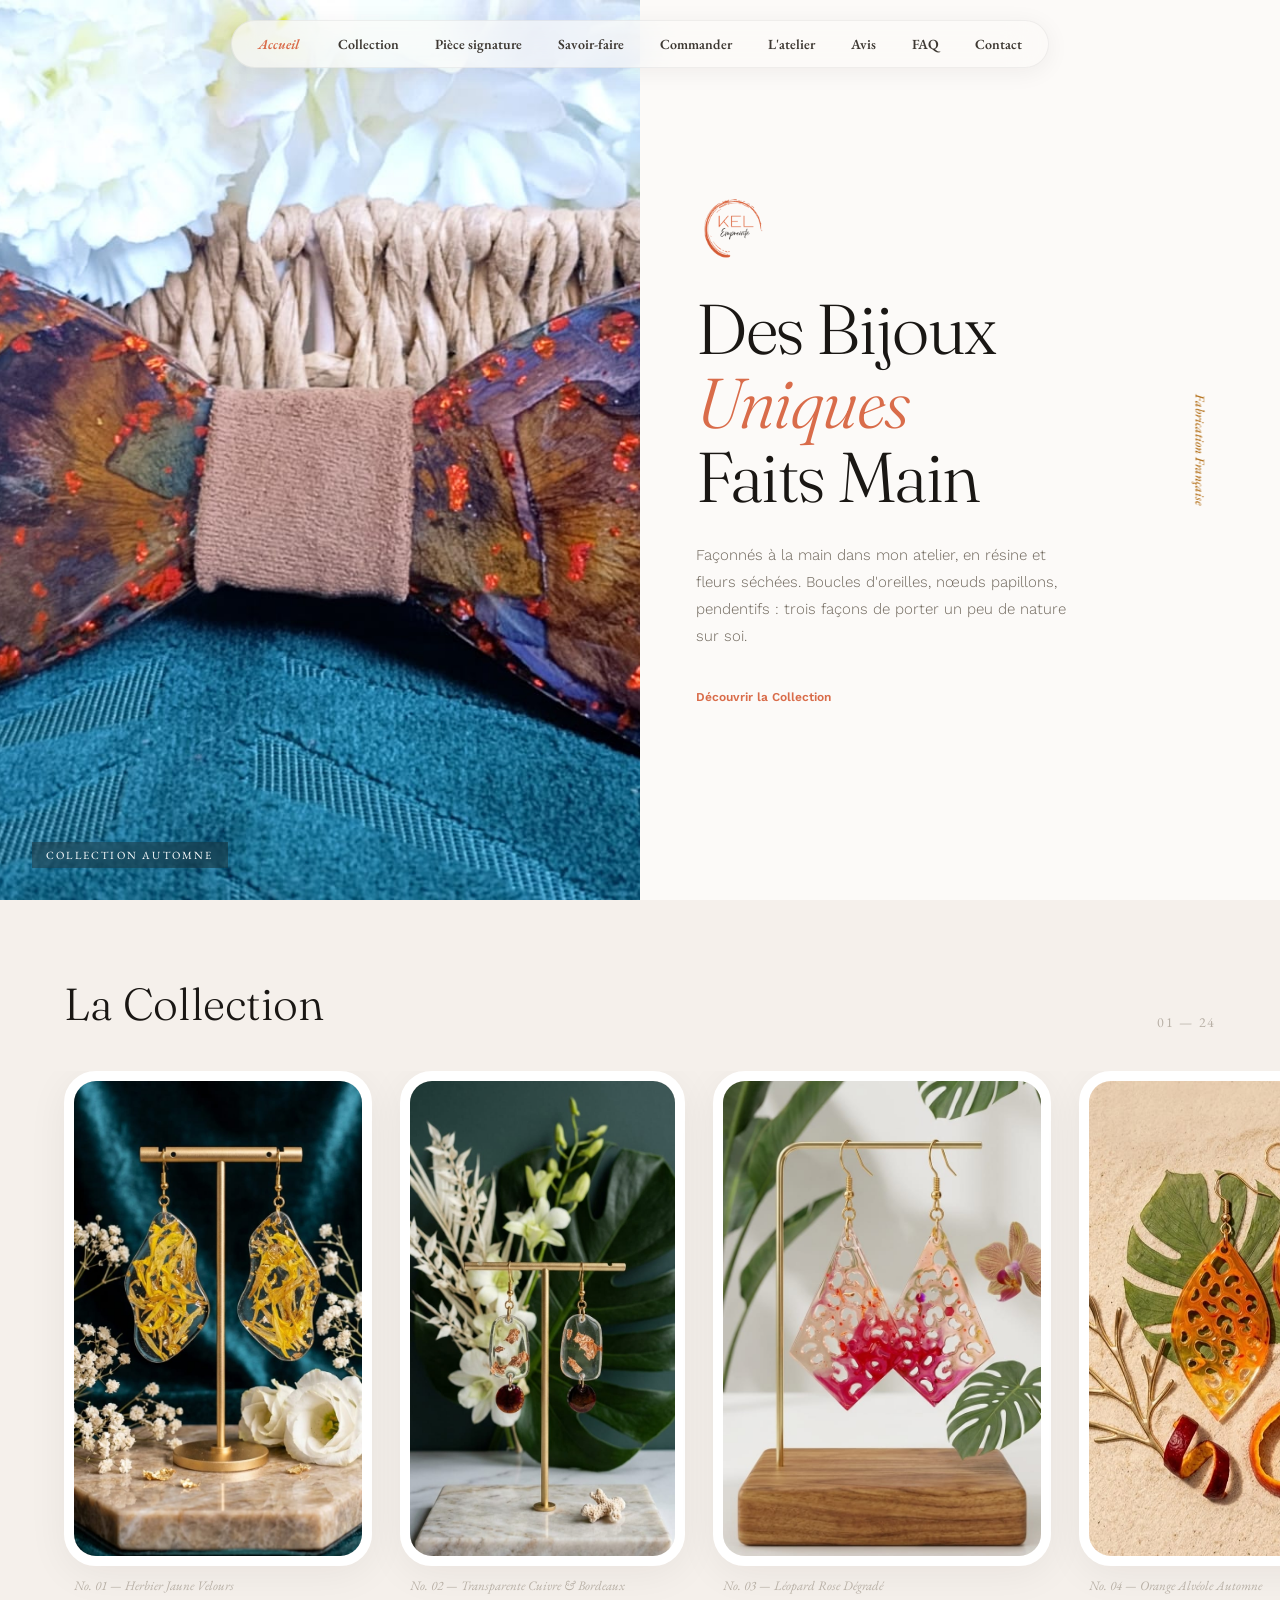
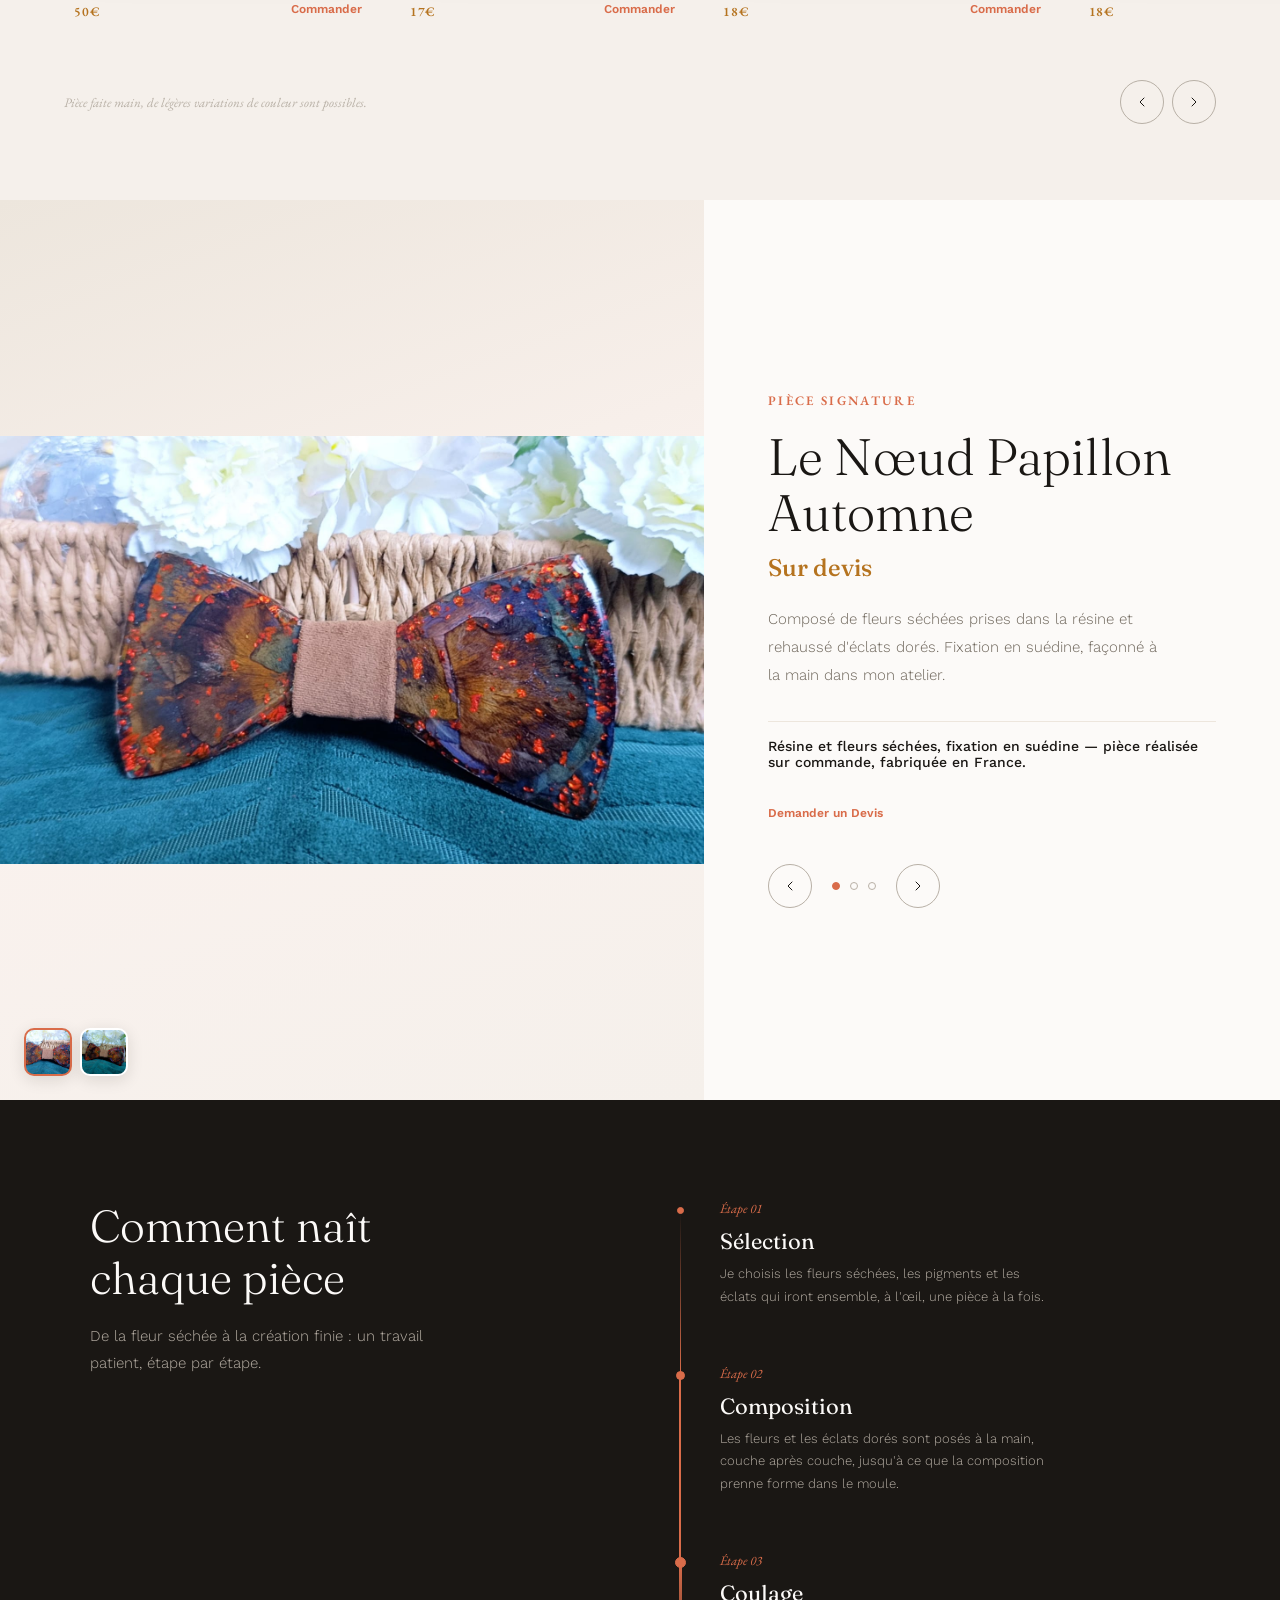
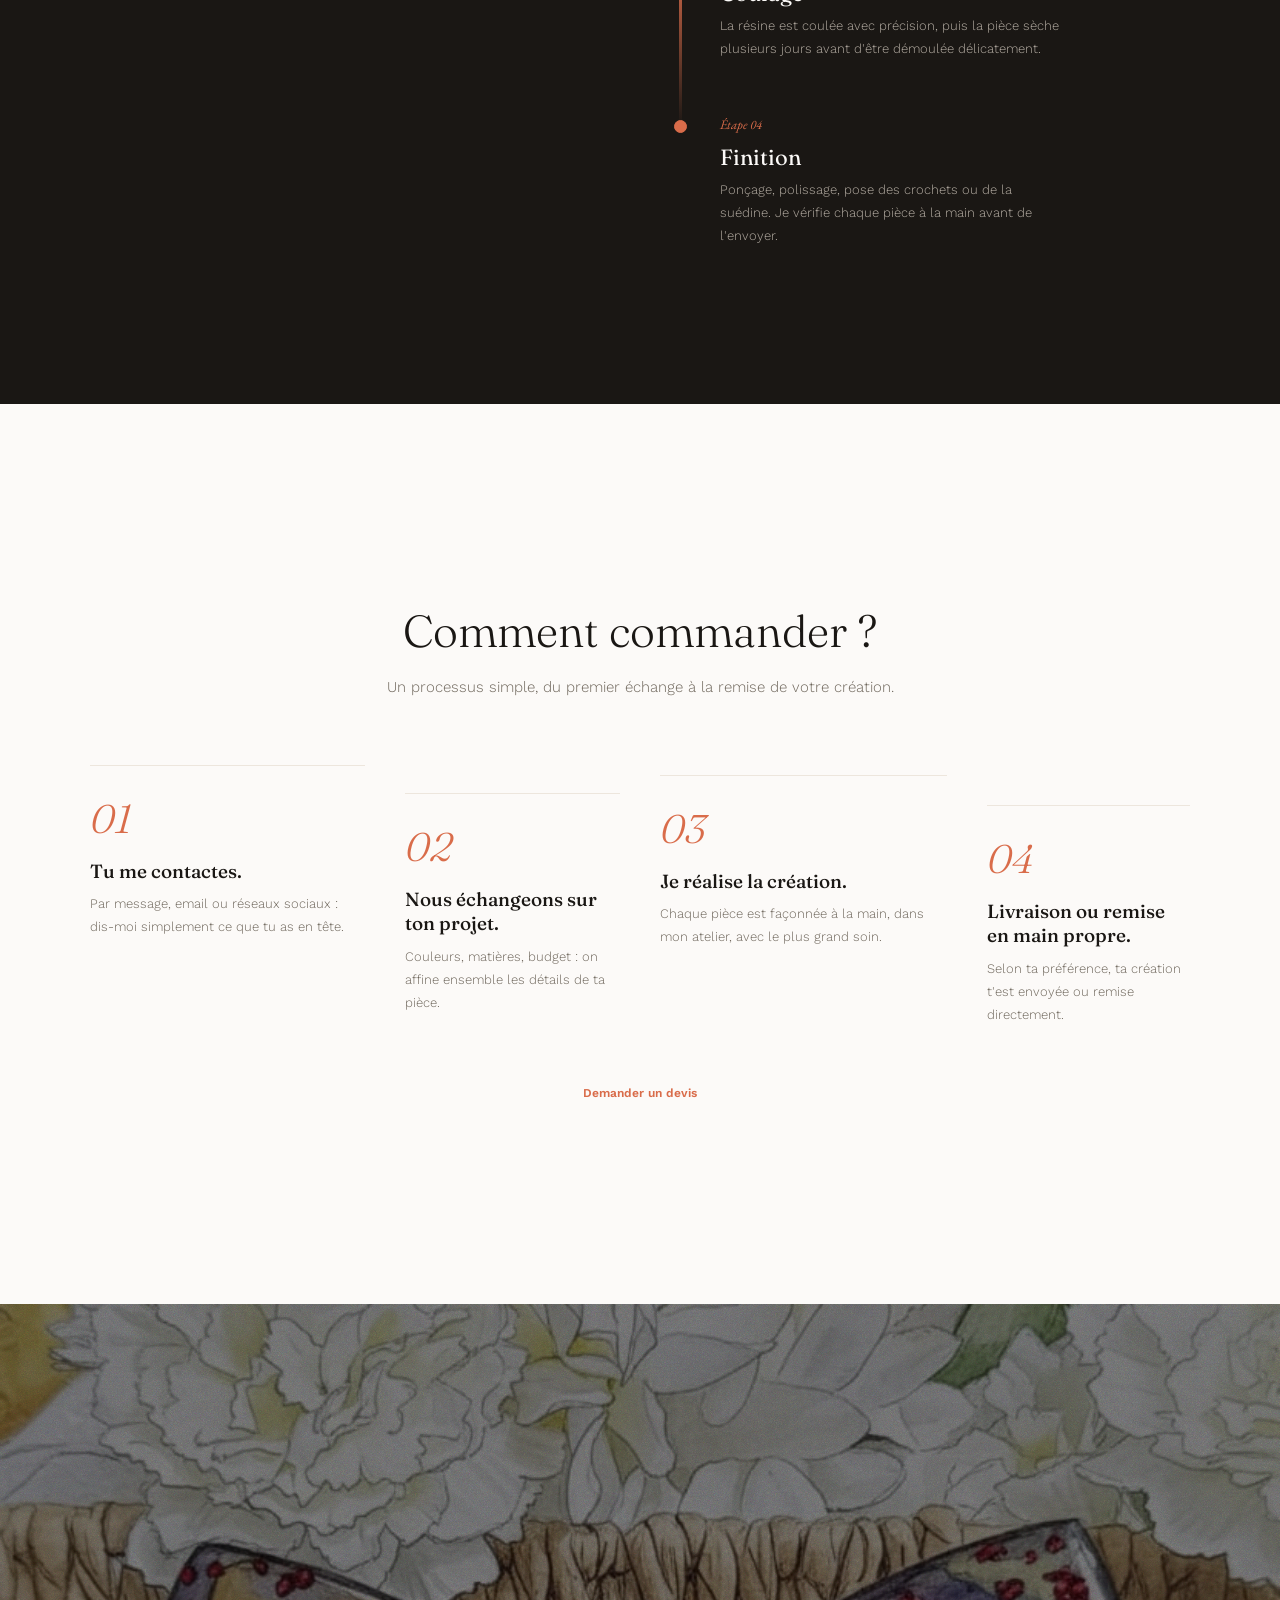
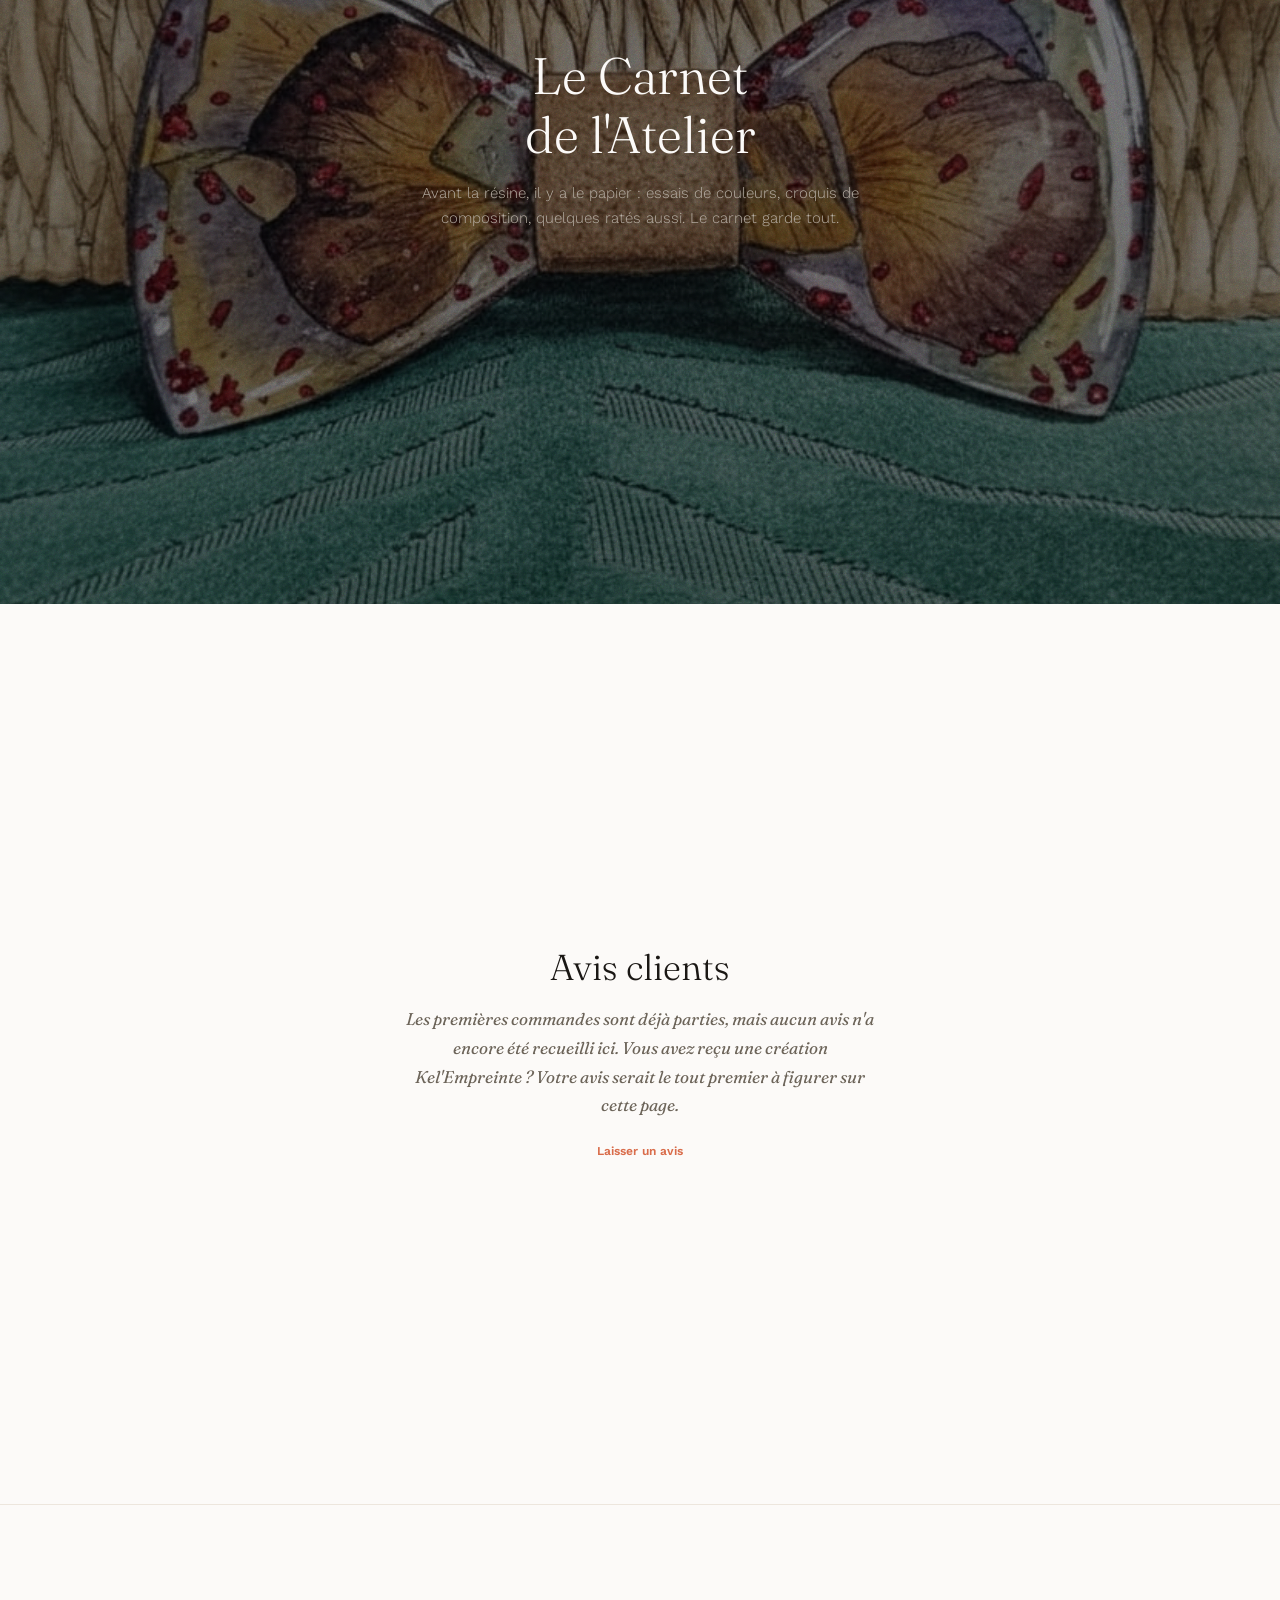
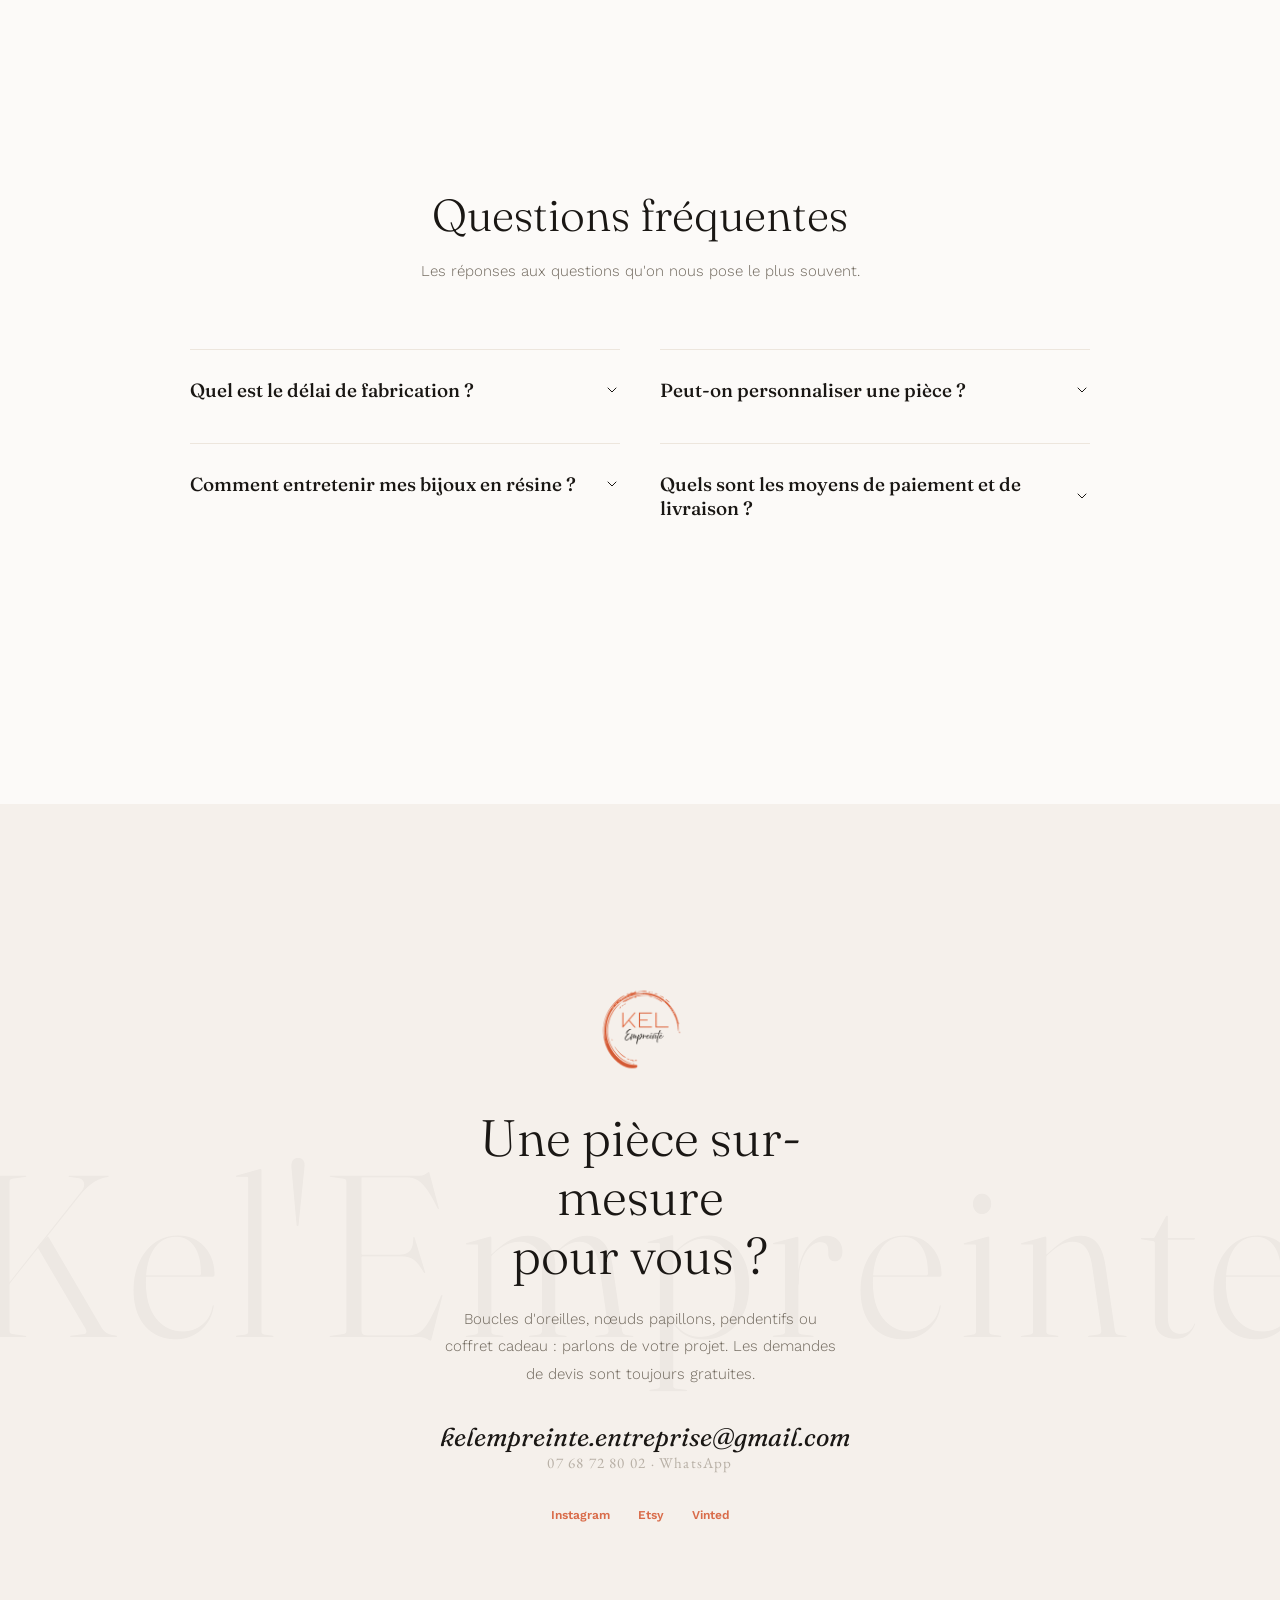
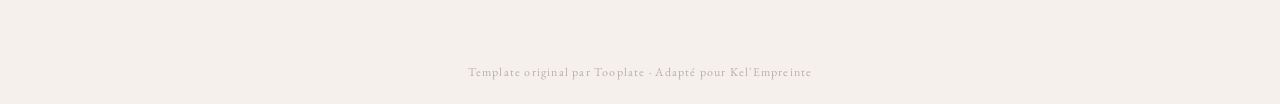
<file: index.html>
<!DOCTYPE html>
<html lang="fr">
<head>
<meta charset="UTF-8">
<meta name="viewport" content="width=device-width, initial-scale=1.0">
<meta name="color-scheme" content="light">
<title>Kel'Empreinte · Bijoux Artisanaux Faits Main</title>
<meta name="description" content="Kel'Empreinte · créations artisanales en résine et fleurs séchées : boucles d'oreilles, nœuds papillons, pendentifs. Fabrication française.">
<meta property="og:type" content="website">
<meta property="og:site_name" content="Kel'Empreinte">
<meta property="og:title" content="Kel'Empreinte · Bijoux Artisanaux Faits Main">
<meta property="og:description" content="Kel'Empreinte · créations artisanales en résine et fleurs séchées : boucles d'oreilles, nœuds papillons, pendentifs. Fabrication française.">
<meta property="og:url" content="https://kel-empreinte.pages.dev/">
<meta property="og:image" content="https://kel-empreinte.pages.dev/images/logo/og-image-kel-empreinte.png">
<meta property="og:image:width" content="1200">
<meta property="og:image:height" content="630">
<meta name="twitter:card" content="summary_large_image">
<meta name="twitter:title" content="Kel'Empreinte · Bijoux Artisanaux Faits Main">
<meta name="twitter:description" content="Kel'Empreinte · créations artisanales en résine et fleurs séchées : boucles d'oreilles, nœuds papillons, pendentifs. Fabrication française.">
<meta name="twitter:image" content="https://kel-empreinte.pages.dev/images/logo/og-image-kel-empreinte.png">
<link rel="icon" type="image/png" href="images/logo/logo-kel-empreinte.png">
<link rel="preconnect" href="https://fonts.googleapis.com">
<link href="https://fonts.googleapis.com/css2?family=Cormorant+Garamond:ital,wght@0,300;0,400;0,500;0,600;1,300;1,400;1,500&family=Fraunces:ital,opsz,wght@0,9..144,300..500;1,9..144,300..500&family=Work+Sans:wght@300;400;500;600&family=EB+Garamond:ital,wght@0,400;0,500;0,600;1,400;1,500;1,600&family=Caveat:wght@500;600&display=swap" rel="stylesheet">
<link rel="stylesheet" href="tooplate-ivory-style.css">
</head>
<body>

<!-- ═══════ FABRICATION FRANÇAISE DECORATOR ═══════ -->
<div class="est-label" aria-hidden="true">Fabrication Française</div>

<!-- ═══════ FLOATING PILL NAV ═══════ -->
<nav class="pill-nav" aria-label="Navigation principale">
  <a href="#hero" class="active" data-text="Accueil"><span>Accueil</span></a>
  <a href="#lookbook" data-text="Collection"><span>Collection</span></a>
  <a href="#product" data-text="Pièce signature"><span>Pièce signature</span></a>
  <a href="#process" data-text="Savoir-faire"><span>Savoir-faire</span></a>
  <a href="#commander" data-text="Commander"><span>Commander</span></a>
  <a href="#video" data-text="L'atelier"><span>L'atelier</span></a>
  <a href="#avis" data-text="Avis"><span>Avis</span></a>
  <a href="#faq" data-text="FAQ"><span>FAQ</span></a>
  <a href="#signature" data-text="Contact"><span>Contact</span></a>
</nav>

<!-- ═══════ MOBILE ═══════ -->
<button class="hamburger" aria-label="Ouvrir la navigation"><span></span><span></span><span></span></button>
<nav class="mobile-nav" aria-label="Navigation mobile">
  <a href="#hero">Accueil</a>
  <a href="#lookbook">Collection</a>
  <a href="#product">Pièce signature</a>
  <a href="#process">Savoir-faire</a>
  <a href="#commander">Commander</a>
  <a href="#video">L'atelier</a>
  <a href="#avis">Avis</a>
  <a href="#faq">FAQ</a>
  <a href="#signature">Contact</a>
</nav>

<!-- ═══════ MOUSE-FOLLOWING BUY CIRCLE ═══════ -->
<div class="buy-circle" id="buyCircle"><span>Commander</span></div>

<!-- ═══════ LOOKBOOK LIGHTBOX ═══════ -->
<div class="lightbox" id="lightbox" aria-hidden="true">
  <button class="lightbox-close" aria-label="Fermer">&times;</button>
  <figure class="lightbox-figure">
    <img class="lightbox-img" alt="">
    <!-- Légende remplie par le script depuis les data-* de la carte ; masquée si la pièce n'a ni description ni dimensions -->
    <figcaption class="lightbox-caption" hidden>
      <span class="lightbox-caption-name"></span>
      <span class="lightbox-caption-dimensions"></span>
      <p class="lightbox-caption-desc"></p>
    </figcaption>
  </figure>
</div>

<!-- ═══════ THE CANVAS ═══════ -->
<main>

  <!-- SECTION 1: HERO -->
  <section class="canvas-section hero" id="hero">
    <div class="hero-image">
      <img src="images/noeud-automne-1.jpg" alt="Nœud papillon artisanal en résine, teintes automnales" loading="eager">
      <div class="hero-image-tag">Collection Automne</div>
    </div>
    <div class="hero-content">
      <div class="hero-eyebrow">
        <img class="kel-logo kel-logo--hero" src="images/logo/logo-kel-empreinte.png" alt="Kel'Empreinte" loading="eager">
      </div>
      <h1 class="hero-title">Des Bijoux<br><em>Uniques</em><br>Faits Main</h1>
      <p class="hero-desc">Façonnés à la main dans mon atelier, en résine et fleurs séchées. Boucles d'oreilles, nœuds papillons, pendentifs : trois façons de porter un peu de nature sur soi.</p>
      <div class="hero-cta">
        <a href="#lookbook" class="cta-link">Découvrir la Collection</a>
      </div>
    </div>
  </section>

  <!-- SECTION 2: THE LOOKBOOK -->
  <section class="canvas-section lookbook" id="lookbook">
    <div class="lookbook-header">
      <h2 class="lookbook-title">La Collection</h2>
      <!-- build:lookbook-count:start — généré par build.js depuis data/products.json, toute modification manuelle ici est écrasée au déploiement -->
      <span class="lookbook-count">01 — 24</span>
      <!-- build:lookbook-count:end -->
    </div>
    <div class="lookbook-track">
      <!-- build:lookbook-cards:start — généré par build.js depuis data/products.json, toute modification manuelle ici est écrasée au déploiement -->
      <div class="lookbook-card" data-piece-name="Herbier Jaune Velours" data-desc="Un assemblage de fleurs séchées jaunes prises dans la résine, à la forme organique et aux éclats dorés. Façonnées à la main dans mon atelier.">
        <img src="images/boucles-herbier-jaune-velours.jpg" alt="Boucles d'oreilles herbier jaune sur fond bleu nuit" loading="lazy">
        <span class="lookbook-card-label">No. 01 — Herbier Jaune Velours</span>
        <span class="lookbook-card-price">50€</span>
        <a href="https://wa.me/33768728002?text=Bonjour%2C%20je%20suis%20int%C3%A9ress%C3%A9e%20par%20%3A%20Herbier%20Jaune%20Velours" class="lookbook-card-cta cta-link" target="_blank" rel="noopener noreferrer">Commander</a>
      </div>
      <div class="lookbook-card" data-piece-name="Transparente Cuivre &amp; Bordeaux" data-desc="Une composition transparente à éclats cuivrés, prolongée d'une perle bordeaux. Résine façonnée à la main dans mon atelier.">
        <img src="images/boucles-transparente-cuivre-bordeaux.jpg" alt="Boucles d'oreilles transparentes à éclats cuivrés et perle bordeaux" loading="lazy">
        <span class="lookbook-card-label">No. 02 — Transparente Cuivre &amp; Bordeaux</span>
        <span class="lookbook-card-price">17€</span>
        <a href="https://wa.me/33768728002?text=Bonjour%2C%20je%20suis%20int%C3%A9ress%C3%A9e%20par%20%3A%20Transparente%20Cuivre%20%26%20Bordeaux" class="lookbook-card-cta cta-link" target="_blank" rel="noopener noreferrer">Commander</a>
      </div>
      <div class="lookbook-card" data-piece-name="Léopard Rose Dégradé">
        <img src="images/boucles-leopard-rose-degrade.jpg" alt="Boucles d'oreilles léopard dégradé rose et corail en résine" loading="lazy">
        <span class="lookbook-card-label">No. 03 — Léopard Rose Dégradé</span>
        <span class="lookbook-card-price">18€</span>
        <a href="https://wa.me/33768728002?text=Bonjour%2C%20je%20suis%20int%C3%A9ress%C3%A9e%20par%20%3A%20L%C3%A9opard%20Rose%20D%C3%A9grad%C3%A9" class="lookbook-card-cta cta-link" target="_blank" rel="noopener noreferrer">Commander</a>
      </div>
      <div class="lookbook-card" data-piece-name="Orange Alvéole Automne">
        <img src="images/boucles-orange-alveole-automne.jpg" alt="Boucles d'oreilles alvéole orange et rouge en résine" loading="lazy">
        <span class="lookbook-card-label">No. 04 — Orange Alvéole Automne</span>
        <span class="lookbook-card-price">18€</span>
        <a href="https://wa.me/33768728002?text=Bonjour%2C%20je%20suis%20int%C3%A9ress%C3%A9e%20par%20%3A%20Orange%20Alv%C3%A9ole%20Automne" class="lookbook-card-cta cta-link" target="_blank" rel="noopener noreferrer">Commander</a>
      </div>
      <div class="lookbook-card" data-piece-name="Dorées Perle Émeraude">
        <img src="images/boucles-dorees-perle-emeraude.jpg" alt="Boucles d'oreilles dorées à perle émeraude" loading="lazy">
        <span class="lookbook-card-label">No. 05 — Dorées Perle Émeraude</span>
        <span class="lookbook-card-price">17€</span>
        <a href="https://wa.me/33768728002?text=Bonjour%2C%20je%20suis%20int%C3%A9ress%C3%A9e%20par%20%3A%20Dor%C3%A9es%20Perle%20%C3%89meraude" class="lookbook-card-cta cta-link" target="_blank" rel="noopener noreferrer">Commander</a>
      </div>
      <div class="lookbook-card" data-piece-name="Triple Cercle Turquoise">
        <img src="images/boucles-triple-cercle-turquoise.jpg" alt="Boucles d'oreilles triple cercle turquoise et transparent" loading="lazy">
        <span class="lookbook-card-label">No. 06 — Triple Cercle Turquoise</span>
        <span class="lookbook-card-price">20€</span>
        <a href="https://wa.me/33768728002?text=Bonjour%2C%20je%20suis%20int%C3%A9ress%C3%A9e%20par%20%3A%20Triple%20Cercle%20Turquoise" class="lookbook-card-cta cta-link" target="_blank" rel="noopener noreferrer">Commander</a>
      </div>
      <div class="lookbook-card" data-piece-name="Goutte Dorée Malachite">
        <img src="images/boucles-goutte-doree-malachite.jpg" alt="Boucles d'oreilles goutte transparente à éclats dorés" loading="lazy">
        <span class="lookbook-card-label">No. 07 — Goutte Dorée Malachite</span>
        <span class="lookbook-card-price">14€</span>
        <a href="https://wa.me/33768728002?text=Bonjour%2C%20je%20suis%20int%C3%A9ress%C3%A9e%20par%20%3A%20Goutte%20Dor%C3%A9e%20Malachite" class="lookbook-card-cta cta-link" target="_blank" rel="noopener noreferrer">Commander</a>
      </div>
      <div class="lookbook-card" data-piece-name="Triple Disque Corail">
        <img src="images/boucles-triple-disque-corail.jpg" alt="Boucles d'oreilles triple disque corail et orange" loading="lazy">
        <span class="lookbook-card-label">No. 08 — Triple Disque Corail</span>
        <span class="lookbook-card-price">20€</span>
        <a href="https://wa.me/33768728002?text=Bonjour%2C%20je%20suis%20int%C3%A9ress%C3%A9e%20par%20%3A%20Triple%20Disque%20Corail" class="lookbook-card-cta cta-link" target="_blank" rel="noopener noreferrer">Commander</a>
      </div>
      <div class="lookbook-card" data-piece-name="Herbier Perle Rouge">
        <img src="images/boucles-herbier-perle-rouge.jpg" alt="Boucles d'oreilles herbier doré à perle rouge" loading="lazy">
        <span class="lookbook-card-label">No. 09 — Herbier Perle Rouge</span>
        <span class="lookbook-card-price">17€</span>
        <a href="https://wa.me/33768728002?text=Bonjour%2C%20je%20suis%20int%C3%A9ress%C3%A9e%20par%20%3A%20Herbier%20Perle%20Rouge" class="lookbook-card-cta cta-link" target="_blank" rel="noopener noreferrer">Commander</a>
      </div>
      <div class="lookbook-card" data-piece-name="Violette Feuille Dorée">
        <img src="images/boucles-violette-feuille-doree.jpg" alt="Boucles d'oreilles feuille violette à éclats dorés" loading="lazy">
        <span class="lookbook-card-label">No. 10 — Violette Feuille Dorée</span>
        <span class="lookbook-card-price">18€</span>
        <a href="https://wa.me/33768728002?text=Bonjour%2C%20je%20suis%20int%C3%A9ress%C3%A9e%20par%20%3A%20Violette%20Feuille%20Dor%C3%A9e" class="lookbook-card-cta cta-link" target="_blank" rel="noopener noreferrer">Commander</a>
      </div>
      <div class="lookbook-card" data-piece-name="Orange Fuchsia Organique">
        <img src="images/boucles-orange-fuchsia-organique.jpg" alt="Boucles d'oreilles organiques orange et fuchsia" loading="lazy">
        <span class="lookbook-card-label">No. 11 — Orange Fuchsia Organique</span>
        <span class="lookbook-card-price">16€</span>
        <a href="https://wa.me/33768728002?text=Bonjour%2C%20je%20suis%20int%C3%A9ress%C3%A9e%20par%20%3A%20Orange%20Fuchsia%20Organique" class="lookbook-card-cta cta-link" target="_blank" rel="noopener noreferrer">Commander</a>
      </div>
      <div class="lookbook-card" data-piece-name="Géométrique Paillettes">
        <img src="images/boucles-geometrique-paillettes.jpg" alt="Boucles d'oreilles géométriques pailletées noires et argentées" loading="lazy">
        <span class="lookbook-card-label">No. 12 — Géométrique Paillettes</span>
        <span class="lookbook-card-price">17€</span>
        <a href="https://wa.me/33768728002?text=Bonjour%2C%20je%20suis%20int%C3%A9ress%C3%A9e%20par%20%3A%20G%C3%A9om%C3%A9trique%20Paillettes" class="lookbook-card-cta cta-link" target="_blank" rel="noopener noreferrer">Commander</a>
      </div>
      <div class="lookbook-card" data-piece-name="Violette Fleurie">
        <img src="images/boucles-violette-fleurs.jpg" alt="Boucles d'oreilles violettes avec breloque fleurie" loading="lazy">
        <span class="lookbook-card-label">No. 13 — Violette Fleurie</span>
        <span class="lookbook-card-price">24€</span>
        <a href="https://wa.me/33768728002?text=Bonjour%2C%20je%20suis%20int%C3%A9ress%C3%A9e%20par%20%3A%20Violette%20Fleurie" class="lookbook-card-cta cta-link" target="_blank" rel="noopener noreferrer">Commander</a>
      </div>
      <div class="lookbook-card" data-piece-name="Feuille Rose">
        <img src="images/boucles-feuille-rose.jpg" alt="Boucles d'oreilles feuille rose en résine" loading="lazy">
        <span class="lookbook-card-label">No. 14 — Feuille Rose</span>
        <span class="lookbook-card-price">22€</span>
        <a href="https://wa.me/33768728002?text=Bonjour%2C%20je%20suis%20int%C3%A9ress%C3%A9e%20par%20%3A%20Feuille%20Rose" class="lookbook-card-cta cta-link" target="_blank" rel="noopener noreferrer">Commander</a>
      </div>
      <div class="lookbook-card" data-piece-name="Nœud Automne" data-desc="Composé de fleurs séchées prises dans la résine et rehaussé d'éclats dorés. Fixation en suédine, façonné à la main dans mon atelier.">
        <img src="images/noeud-automne-1.jpg" alt="Nœud papillon Automne, pièce signature Kel'Empreinte" loading="lazy">
        <span class="lookbook-card-label">No. 15 — Nœud Automne</span>
        <span class="lookbook-card-price">Sur devis</span>
        <a href="https://wa.me/33768728002?text=Bonjour%2C%20je%20suis%20int%C3%A9ress%C3%A9e%20par%20%3A%20N%C5%93ud%20Automne" class="lookbook-card-cta cta-link" target="_blank" rel="noopener noreferrer">Commander</a>
      </div>
      <div class="lookbook-card" data-piece-name="Or Corail">
        <img src="images/boucles-or-corail.jpg" alt="Boucles d'oreilles or et corail" loading="lazy">
        <span class="lookbook-card-label">No. 16 — Or Corail</span>
        <span class="lookbook-card-price">24€</span>
        <a href="https://wa.me/33768728002?text=Bonjour%2C%20je%20suis%20int%C3%A9ress%C3%A9e%20par%20%3A%20Or%20Corail" class="lookbook-card-cta cta-link" target="_blank" rel="noopener noreferrer">Commander</a>
      </div>
      <div class="lookbook-card" data-piece-name="Vert &amp; Rose">
        <img src="images/boucles-vert-rose.jpg" alt="Boucles d'oreilles vert et rose" loading="lazy">
        <span class="lookbook-card-label">No. 17 — Vert &amp; Rose</span>
        <span class="lookbook-card-price">22€</span>
        <a href="https://wa.me/33768728002?text=Bonjour%2C%20je%20suis%20int%C3%A9ress%C3%A9e%20par%20%3A%20Vert%20%26%20Rose" class="lookbook-card-cta cta-link" target="_blank" rel="noopener noreferrer">Commander</a>
      </div>
      <div class="lookbook-card" data-piece-name="Blanc &amp; Vert">
        <img src="images/boucles-blanc-vert.jpg" alt="Boucles d'oreilles blanc et vert, éclats dorés" loading="lazy">
        <span class="lookbook-card-label">No. 18 — Blanc &amp; Vert</span>
        <span class="lookbook-card-price">22€</span>
        <a href="https://wa.me/33768728002?text=Bonjour%2C%20je%20suis%20int%C3%A9ress%C3%A9e%20par%20%3A%20Blanc%20%26%20Vert" class="lookbook-card-cta cta-link" target="_blank" rel="noopener noreferrer">Commander</a>
      </div>
      <div class="lookbook-card">
        <div class="lookbook-card-visual lookbook-card-visual--soon lookbook-card-visual--pendant">
          <span class="lookbook-card-soon">Bientôt</span>
        </div>
        <span class="lookbook-card-label">No. 19 — Pendentif Résine</span>
      </div>
      <div class="lookbook-card">
        <div class="lookbook-card-visual lookbook-card-visual--soon lookbook-card-visual--pendant">
          <span class="lookbook-card-soon">Bientôt</span>
        </div>
        <span class="lookbook-card-label">No. 20 — Pendentif Fleur Séchée</span>
      </div>
      <div class="lookbook-card">
        <div class="lookbook-card-visual lookbook-card-visual--soon lookbook-card-visual--bracelet">
          <span class="lookbook-card-soon">Bientôt</span>
        </div>
        <span class="lookbook-card-label">No. 21 — Bracelet Fin</span>
      </div>
      <div class="lookbook-card">
        <div class="lookbook-card-visual lookbook-card-visual--soon lookbook-card-visual--bracelet">
          <span class="lookbook-card-soon">Bientôt</span>
        </div>
        <span class="lookbook-card-label">No. 22 — Bracelet Résine</span>
      </div>
      <div class="lookbook-card">
        <div class="lookbook-card-visual lookbook-card-visual--soon lookbook-card-visual--ring">
          <span class="lookbook-card-soon">Bientôt</span>
        </div>
        <span class="lookbook-card-label">No. 23 — Bague Fleur</span>
      </div>
      <div class="lookbook-card">
        <div class="lookbook-card-visual lookbook-card-visual--soon lookbook-card-visual--ring">
          <span class="lookbook-card-soon">Bientôt</span>
        </div>
        <span class="lookbook-card-label">No. 24 — Bague Résine</span>
      </div>
      <!-- build:lookbook-cards:end -->
    </div>
    <div class="lookbook-footer">
      <p class="lookbook-note">Pièce faite main, de légères variations de couleur sont possibles.</p>
      <div class="lookbook-arrows">
        <button class="lookbook-arrow" id="lbPrev" aria-label="Précédent">
          <svg viewBox="0 0 24 24"><polyline points="15 18 9 12 15 6"/></svg>
        </button>
        <button class="lookbook-arrow" id="lbNext" aria-label="Suivant">
          <svg viewBox="0 0 24 24"><polyline points="9 6 15 12 9 18"/></svg>
        </button>
      </div>
    </div>
  </section>

  <!-- SECTION 3: PRODUCT DETAIL -->
  <section class="canvas-section product" id="product">
    <div class="product-image-zone" id="productImageZone">
      <img class="product-main-img" src="images/noeud-automne-1.jpg" alt="Nœud papillon Automne, pièce signature Kel'Empreinte" loading="lazy">
      <div class="product-thumbs" id="productThumbs"></div>
    </div>
    <div class="product-info">
      <div class="product-info-content">
        <div class="product-badge">Pièce Signature</div>
        <h2 class="product-name">Le Nœud Papillon<br>Automne</h2>
        <div class="product-price">Sur devis</div>
        <p class="product-desc">Composé de fleurs séchées prises dans la résine et rehaussé d'éclats dorés. Fixation en suédine, façonné à la main dans mon atelier.</p>
        <p class="product-dimensions" hidden></p>
        <p class="product-specs">Résine et fleurs séchées, fixation en suédine — pièce réalisée sur commande, fabriquée en France.</p>
        <div class="product-actions">
          <a href="https://wa.me/33768728002" id="productCta" class="cta-link" target="_blank" rel="noopener noreferrer">Demander un Devis</a>
        </div>
      </div>
      <div class="product-nav">
        <button class="product-nav-arrow" id="productPrev" aria-label="Pièce précédente">
          <svg viewBox="0 0 24 24"><polyline points="15 18 9 12 15 6"/></svg>
        </button>
        <div class="product-dots" role="tablist" aria-label="Choisir une pièce"></div>
        <button class="product-nav-arrow" id="productNext" aria-label="Pièce suivante">
          <svg viewBox="0 0 24 24"><polyline points="9 6 15 12 9 18"/></svg>
        </button>
      </div>
    </div>
  </section>

  <!-- SECTION 4: LE SAVOIR-FAIRE -->
  <section class="canvas-section process" id="process">
    <div class="process-inner">
      <div class="process-left">
        <h2 class="process-title">Comment naît<br>chaque pièce</h2>
        <p class="process-subtitle">De la fleur séchée à la création finie : un travail patient, étape par étape.</p>
      </div>
      <div class="timeline">
        <div class="timeline-item" data-timeline>
          <div class="timeline-step">Étape 01</div>
          <h3 class="timeline-heading">Sélection</h3>
          <p class="timeline-text">Je choisis les fleurs séchées, les pigments et les éclats qui iront ensemble, à l'œil, une pièce à la fois.</p>
        </div>
        <div class="timeline-item" data-timeline>
          <div class="timeline-step">Étape 02</div>
          <h3 class="timeline-heading">Composition</h3>
          <p class="timeline-text">Les fleurs et les éclats dorés sont posés à la main, couche après couche, jusqu'à ce que la composition prenne forme dans le moule.</p>
        </div>
        <div class="timeline-item" data-timeline>
          <div class="timeline-step">Étape 03</div>
          <h3 class="timeline-heading">Coulage</h3>
          <p class="timeline-text">La résine est coulée avec précision, puis la pièce sèche plusieurs jours avant d'être démoulée délicatement.</p>
        </div>
        <div class="timeline-item" data-timeline>
          <div class="timeline-step">Étape 04</div>
          <h3 class="timeline-heading">Finition</h3>
          <p class="timeline-text">Ponçage, polissage, pose des crochets ou de la suédine. Je vérifie chaque pièce à la main avant de l'envoyer.</p>
        </div>
      </div>
    </div>
  </section>

  <!-- SECTION 5: COMMENT COMMANDER -->
  <section class="canvas-section order" id="commander">
    <div class="order-inner">
      <div class="order-header">
        <h2 class="order-title">Comment commander ?</h2>
        <p class="order-subtitle">Un processus simple, du premier échange à la remise de votre création.</p>
      </div>
      <div class="order-grid">
        <div class="order-step">
          <span class="order-step-num">01</span>
          <h3 class="order-step-heading">Tu me contactes.</h3>
          <p class="order-step-text">Par message, email ou réseaux sociaux : dis-moi simplement ce que tu as en tête.</p>
        </div>
        <div class="order-step">
          <span class="order-step-num">02</span>
          <h3 class="order-step-heading">Nous échangeons sur ton projet.</h3>
          <p class="order-step-text">Couleurs, matières, budget : on affine ensemble les détails de ta pièce.</p>
        </div>
        <div class="order-step">
          <span class="order-step-num">03</span>
          <h3 class="order-step-heading">Je réalise la création.</h3>
          <p class="order-step-text">Chaque pièce est façonnée à la main, dans mon atelier, avec le plus grand soin.</p>
        </div>
        <div class="order-step">
          <span class="order-step-num">04</span>
          <h3 class="order-step-heading">Livraison ou remise en main propre.</h3>
          <p class="order-step-text">Selon ta préférence, ta création t'est envoyée ou remise directement.</p>
        </div>
      </div>
      <div class="order-cta">
        <a href="#signature" class="cta-link">Demander un devis</a>
      </div>
    </div>
  </section>

  <!-- SECTION 6: L'ATELIER -->
  <section class="canvas-section video-fragment" id="video">
    <div class="video-bg">
      <img src="images/atelier-illustration.jpg" alt="Illustration aquarelle d'un nœud papillon Kel'Empreinte" loading="lazy">
    </div>
    <div class="grain-overlay"></div>
    <div class="video-content">
      <h2 class="video-title">Le Carnet<br>de l'Atelier</h2>
      <p class="video-caption">Avant la résine, il y a le papier : essais de couleurs, croquis de composition, quelques ratés aussi. Le carnet garde tout.</p>
    </div>
  </section>

  <!-- SECTION 7: AVIS CLIENTS -->
  <section class="canvas-section reviews" id="avis">
    <div class="reviews-inner">
      <h2 class="reviews-title">Avis clients</h2>
      <p class="reviews-text">Les premières commandes sont déjà parties, mais aucun avis n'a encore été recueilli ici. Vous avez reçu une création Kel'Empreinte ? Votre avis serait le tout premier à figurer sur cette page.</p>
      <a href="#signature" class="cta-link reviews-cta">Laisser un avis</a>
    </div>
  </section>

  <!-- SECTION 8: FAQ -->
  <section class="canvas-section faq" id="faq">
    <div class="faq-inner">
      <div class="faq-header">
        <h2 class="faq-title">Questions fréquentes</h2>
        <p class="faq-subtitle">Les réponses aux questions qu'on nous pose le plus souvent.</p>
      </div>
      <div class="faq-grid">
        <div class="faq-item">
          <h3 class="faq-question">
            <button class="faq-trigger" type="button" aria-expanded="false" aria-controls="faq-panel-1" id="faq-trigger-1">
              Quel est le délai de fabrication ?
              <svg class="faq-chevron" viewBox="0 0 24 24"><polyline points="9 6 15 12 9 18"/></svg>
            </button>
          </h3>
          <div class="faq-panel" id="faq-panel-1" role="region" aria-labelledby="faq-trigger-1" aria-hidden="true">
            <div class="faq-panel-inner">
              <p class="faq-answer">Réponse à venir — contactez-nous directement en attendant.</p>
            </div>
          </div>
        </div>
        <div class="faq-item">
          <h3 class="faq-question">
            <button class="faq-trigger" type="button" aria-expanded="false" aria-controls="faq-panel-2" id="faq-trigger-2">
              Peut-on personnaliser une pièce ?
              <svg class="faq-chevron" viewBox="0 0 24 24"><polyline points="9 6 15 12 9 18"/></svg>
            </button>
          </h3>
          <div class="faq-panel" id="faq-panel-2" role="region" aria-labelledby="faq-trigger-2" aria-hidden="true">
            <div class="faq-panel-inner">
              <p class="faq-answer">Réponse à venir — contactez-nous directement en attendant.</p>
            </div>
          </div>
        </div>
        <div class="faq-item">
          <h3 class="faq-question">
            <button class="faq-trigger" type="button" aria-expanded="false" aria-controls="faq-panel-3" id="faq-trigger-3">
              Comment entretenir mes bijoux en résine ?
              <svg class="faq-chevron" viewBox="0 0 24 24"><polyline points="9 6 15 12 9 18"/></svg>
            </button>
          </h3>
          <div class="faq-panel" id="faq-panel-3" role="region" aria-labelledby="faq-trigger-3" aria-hidden="true">
            <div class="faq-panel-inner">
              <p class="faq-answer">Réponse à venir — contactez-nous directement en attendant.</p>
            </div>
          </div>
        </div>
        <div class="faq-item">
          <h3 class="faq-question">
            <button class="faq-trigger" type="button" aria-expanded="false" aria-controls="faq-panel-4" id="faq-trigger-4">
              Quels sont les moyens de paiement et de livraison ?
              <svg class="faq-chevron" viewBox="0 0 24 24"><polyline points="9 6 15 12 9 18"/></svg>
            </button>
          </h3>
          <div class="faq-panel" id="faq-panel-4" role="region" aria-labelledby="faq-trigger-4" aria-hidden="true">
            <div class="faq-panel-inner">
              <p class="faq-answer">Réponse à venir — contactez-nous directement en attendant.</p>
            </div>
          </div>
        </div>
      </div>
    </div>
  </section>

  <!-- SECTION 9: CONTACT -->
  <section class="canvas-section signature" id="signature">
    <div class="signature-bg-logo" aria-hidden="true">Kel'Empreinte</div>
    <div class="signature-content">
      <div class="signature-mark">
        <img class="kel-logo kel-logo--signature" src="images/logo/logo-kel-empreinte.png" alt="Kel'Empreinte" loading="lazy">
      </div>
      <h2 class="signature-heading">Une pièce sur-mesure<br>pour vous ?</h2>
      <p class="signature-text">Boucles d'oreilles, nœuds papillons, pendentifs ou coffret cadeau : parlons de votre projet. Les demandes de devis sont toujours gratuites.</p>
      <a href="mailto:kelempreinte.entreprise@gmail.com" class="signature-email">kelempreinte.entreprise@gmail.com</a>
      <div class="signature-phone"><a href="tel:+33768728002">07 68 72 80 02</a> <span aria-hidden="true">·</span> <a href="https://wa.me/33768728002" target="_blank" rel="noopener noreferrer">WhatsApp</a></div>
      <!-- Liens boutiques : c'est ici qu'on modifie les URL si un pseudo change (migration vers data/site.json prévue) -->
      <div class="signature-links">
        <a href="https://www.instagram.com/kelempreinte/" class="cta-link" target="_blank" rel="noopener noreferrer">Instagram</a>
        <a href="https://www.etsy.com/fr/shop/KelEmpreinte" class="cta-link" target="_blank" rel="noopener noreferrer">Etsy</a>
        <a href="https://www.vinted.fr/member/3126469430-kelempreinte" class="cta-link" target="_blank" rel="noopener noreferrer">Vinted</a>
      </div>
    </div>
    <div class="signature-footer">
      Template original par <a href="https://www.tooplate.com" target="_blank" rel="nofollow">Tooplate</a> &middot; Adapté pour Kel'Empreinte
    </div>
  </section>
</main>
<script src="catalog.js"></script>
<script src="tooplate-ivory-script.js"></script>
</body>
</html>
</file>
<file: tooplate-ivory-style.css>
@charset "utf-8";
/* CSS Document 

Tooplate 2166 Ivory Flow
    
https://www.tooplate.com/view/2166-ivory-flow

*/

/* ═══════════════════════════════════════════════
   RESET & VARIABLES
   ═══════════════════════════════════════════════ */
*, *::before, *::after { margin: 0; padding: 0; box-sizing: border-box; }

:root {
  --oat: #FCFAF8;
  --oat-mid: #F5F0EB;
  --oat-deep: #EDE6DD;
  --terra: #D96C4A;
  --terra-light: rgba(217, 108, 74, 0.12);
  --terra-ghost: rgba(217, 108, 74, 0.06);
  --amber: #B5731F;
  --amber-ghost: rgba(181, 115, 31, 0.06);
  --ink: #1A1714;
  --ink-soft: #3D3832;
  --ink-muted: #6C6459;
  --ink-faint: #B8B0A6;
  --white: #FFFFFF;
  --gold: #AD8A3C;
  --gold-light: #C9A431;
  --gold-ghost: rgba(173, 138, 60, 0.06);
  --ease-soft: cubic-bezier(0.23, 1, 0.32, 1);
  --ease-expo: cubic-bezier(0.22, 1, 0.36, 1);
  --noise-texture: url("data:image/svg+xml,%3Csvg viewBox='0 0 256 256' xmlns='http://www.w3.org/2000/svg'%3E%3Cfilter id='noise'%3E%3CfeTurbulence type='fractalNoise' baseFrequency='0.9' numOctaves='4' stitchTiles='stitch'/%3E%3C/filter%3E%3Crect width='100%25' height='100%25' filter='url(%23noise)' opacity='1'/%3E%3C/svg%3E");
}

html {
  scroll-behavior: smooth;
  overflow-x: hidden;
}

body {
  font-family: 'Work Sans', sans-serif;
  background: var(--oat);
  color: var(--ink);
  -webkit-font-smoothing: antialiased;
  overflow: visible;
}

a { color: inherit; text-decoration: none; }
img { display: block; max-width: 100%; height: auto; }

/* ═══════════════════════════════════════════════
   FLOATING PILL NAV
   ═══════════════════════════════════════════════ */
.pill-nav {
  position: fixed;
  top: 20px;
  left: 50%;
  transform: translateX(-50%);
  z-index: 1000;
  display: flex;
  align-items: center;
  gap: 0;
  background: rgba(252, 250, 248, 0.65);
  backdrop-filter: blur(20px);
  -webkit-backdrop-filter: blur(20px);
  border: 1px solid rgba(26, 23, 20, 0.06);
  border-radius: 999px;
  padding: 6px 8px;
  box-shadow: 0 4px 24px rgba(26, 23, 20, 0.06);
}

.pill-nav a {
  font-family: 'EB Garamond', serif;
  font-size: 14px;
  font-weight: 600;
  color: var(--ink-soft);
  padding: 8px 18px;
  border-radius: 999px;
  transition: color 0.5s var(--ease-soft), background 0.5s var(--ease-soft);
  white-space: nowrap;
  display: grid;
}

.pill-nav a span,
.pill-nav a::before,
.pill-nav a::after {
  grid-area: 1 / 1;
}

.pill-nav a::before,
.pill-nav a::after {
  content: attr(data-text);
  visibility: hidden;
  pointer-events: none;
}

.pill-nav a::before {
  font-style: normal;
}

.pill-nav a::after {
  font-style: italic;
}

.pill-nav a span {
  transition: color 0.5s var(--ease-soft);
}

.pill-nav a:hover span,
.pill-nav a.active span {
  color: var(--terra);
  font-style: italic;
}

/* ═══════════════════════════════════════════════
   EST. 2026 VERTICAL DECORATOR (Right Edge)
   ═══════════════════════════════════════════════ */
.est-label {
  position: fixed;
  right: 24px;
  top: 50%;
  transform: translateY(-50%) rotate(90deg);
  transform-origin: center center;
  font-family: 'EB Garamond', serif;
  font-size: 13px;
  font-weight: 500;
  font-style: italic;
  color: var(--amber);
  transition: color 0.4s;
  z-index: 900;
  pointer-events: none;
  white-space: nowrap;
}

.est-label--on-dark {
  color: var(--ink-faint);
}

/* ═══════════════════════════════════════════════
   EXPANDING UNDERLINE CTA (No Standard Buttons)
   ═══════════════════════════════════════════════ */
.cta-link {
  display: inline-block;
  font-family: 'Work Sans', sans-serif;
  font-size: 12px;
  font-weight: 600;
  color: var(--terra);
  position: relative;
  padding-bottom: 4px;
  cursor: pointer;
  background: none;
  border: none;
}

.cta-link::after {
  content: '';
  position: absolute;
  bottom: 0;
  left: 0;
  width: 0;
  height: 1.5px;
  background: var(--terra);
  transition: width 0.7s var(--ease-soft);
}

.cta-link:hover::after {
  width: 100%;
}

.cta-link--dark { color: var(--ink); }
.cta-link--dark::after { background: var(--ink); }

.cta-link--light { color: var(--oat); }
.cta-link--light::after { background: var(--oat); }

/* ═══════════════════════════════════════════════
   SECTION LAYOUT (scroll classique)
   ═══════════════════════════════════════════════ */
.canvas-section {
  min-height: 100vh;
  overflow: hidden;
}

/* ═══════════════════════════════════════════════
   SECTION 1: HERO (Split Screen)
   ═══════════════════════════════════════════════ */
.hero {
  background: var(--oat);
  display: grid;
  grid-template-columns: 1fr 1fr;
  min-height: 100vh;
}

.hero-image {
  position: relative;
  overflow: hidden;
}

.hero-image img {
  width: 100%;
  height: 100%;
  object-fit: cover;
}

.hero-image-tag {
  position: absolute;
  bottom: 32px;
  left: 32px;
  font-family: 'EB Garamond', serif;
  font-size: 11px;
  letter-spacing: 0.2em;
  text-transform: uppercase;
  color: var(--white);
  background: rgba(26, 23, 20, 0.35);
  backdrop-filter: blur(8px);
  padding: 6px 14px;
}

.hero-content {
  display: flex;
  flex-direction: column;
  justify-content: center;
  padding: 80px 64px 80px 56px;
}

.hero-eyebrow {
  font-family: 'EB Garamond', serif;
  font-size: 10px;
  font-weight: 400;
  letter-spacing: 0.3em;
  text-transform: uppercase;
  color: var(--terra);
  margin-bottom: 28px;
  opacity: 0;
  animation: fadeUp 0.9s var(--ease-soft) 0.3s forwards;
}

.hero-title {
  font-family: 'Fraunces', serif;
  font-optical-sizing: auto;
  font-size: clamp(42px, 5.5vw, 88px);
  font-weight: 300;
  line-height: 1.05;
  letter-spacing: -0.02em;
  color: var(--ink);
  margin-bottom: 28px;
  opacity: 0;
  animation: fadeUp 1s var(--ease-soft) 0.5s forwards;
}

.hero-title em {
  font-style: italic;
  color: var(--terra);
}

.hero-desc {
  font-size: 15px;
  font-weight: 300;
  line-height: 1.8;
  color: var(--ink-muted);
  max-width: 380px;
  margin-bottom: 36px;
  opacity: 0;
  animation: fadeUp 0.9s var(--ease-soft) 0.7s forwards;
}

.hero-cta {
  opacity: 0;
  animation: fadeUp 0.9s var(--ease-soft) 0.9s forwards;
}

@keyframes fadeUp {
  from { opacity: 0; transform: translateY(20px); }
  to { opacity: 1; transform: translateY(0); }
}

/* ═══════════════════════════════════════════════
   KEL'EMPREINTE LOGO (image mark — sizing only)
   ═══════════════════════════════════════════════ */
.kel-logo {
  display: block;
}

.kel-logo--hero { width: 72px; height: 72px; }
.kel-logo--signature { width: 96px; height: 96px; margin: 0 auto; }

/* ═══════════════════════════════════════════════
   SECTION 2: THE LOOKBOOK (Horizontal Scroll-Snap)
   ═══════════════════════════════════════════════ */
.lookbook {
  background: var(--oat-mid);
  display: flex;
  flex-direction: column;
  justify-content: center;
  min-height: 100vh;
  padding: 60px 0;
}

.lookbook-header {
  display: flex;
  justify-content: space-between;
  align-items: flex-end;
  padding: 0 64px;
  margin-bottom: 40px;
}

.lookbook-title {
  font-family: 'Fraunces', serif;
  font-optical-sizing: auto;
  font-size: clamp(28px, 3.5vw, 48px);
  font-weight: 300;
  color: var(--ink);
}

.lookbook-count {
  font-family: 'EB Garamond', serif;
  font-size: 14px;
  color: var(--ink-faint);
  letter-spacing: 0.12em;
}

.lookbook-track {
  display: flex;
  gap: 28px;
  padding: 0 64px 66px;
  overflow-x: auto;
  scrollbar-width: none;
  -ms-overflow-style: none;
  cursor: grab;
  -webkit-user-select: none;
  user-select: none;
}

.lookbook-track::-webkit-scrollbar { display: none; }

.lookbook-track.is-dragging { cursor: grabbing; }
.lookbook-track.is-dragging img { pointer-events: none; }

.lookbook-card {
  flex: 0 0 auto;
  position: relative;
}

.lookbook-card img {
  display: block;
  border-radius: 32px;
  border: 10px solid var(--white);
  box-shadow: 0 8px 40px rgba(26, 23, 20, 0.06);
  height: 55vh;
  min-height: 350px;
  width: auto;
  object-fit: cover;
  cursor: zoom-in;
  transition: transform 1s var(--ease-soft), box-shadow 0.8s var(--ease-soft);
}

.lookbook-card:hover img {
  transform: translateY(-4px);
  box-shadow: 0 16px 56px rgba(26, 23, 20, 0.1);
}

/* Badge « Personnalisable » (pièces cochées dans le CMS) : pastille posée sur la
   photo, même famille que le tag du hero ; c'est un lien WhatsApp, pas un décor */
.lookbook-card-badge {
  position: absolute;
  top: 22px;
  left: 22px;
  z-index: 1;
  font-family: 'EB Garamond', serif;
  font-size: 11px;
  letter-spacing: 0.2em;
  text-transform: uppercase;
  color: var(--white);
  background: rgba(26, 23, 20, 0.35);
  backdrop-filter: blur(8px);
  padding: 6px 14px;
  user-select: none;
  transition: background 0.3s var(--ease-soft), transform 1s var(--ease-soft);
}

/* Suit la photo, qui monte de 4px au survol de la carte */
.lookbook-card:hover .lookbook-card-badge {
  transform: translateY(-4px);
}

.lookbook-card-badge:hover {
  background: rgba(26, 23, 20, 0.55);
}

.lookbook-card-label {
  position: absolute;
  bottom: -28px;
  left: 10px;
  font-family: 'EB Garamond', serif;
  font-size: 13px;
  font-style: italic;
  color: var(--ink-faint);
}

.lookbook-card-price {
  position: absolute;
  bottom: -54px;
  left: 10px;
  font-family: 'EB Garamond', serif;
  font-size: 13px;
  font-weight: 600;
  letter-spacing: 0.06em;
  color: var(--amber);
}

.lookbook-card-cta {
  position: absolute;
  bottom: -54px;
  right: 10px;
}

.lookbook-card-visual {
  height: 55vh;
  min-height: 350px;
  aspect-ratio: 3 / 4;
  border-radius: 32px;
  border: 10px solid var(--white);
  box-shadow: 0 8px 40px rgba(26, 23, 20, 0.06);
  transition: transform 1s var(--ease-soft), box-shadow 0.8s var(--ease-soft);
  display: flex;
  align-items: center;
  justify-content: center;
}

.lookbook-card:hover .lookbook-card-visual {
  transform: translateY(-4px);
  box-shadow: 0 16px 56px rgba(26, 23, 20, 0.1);
}

.lookbook-card-visual--soon {
  position: relative;
  overflow: hidden;
  background: linear-gradient(160deg, var(--oat-deep) 0%, var(--terra-ghost) 50%, var(--oat-mid) 100%);
}

.lookbook-card-visual--soon::before {
  content: '';
  position: absolute;
  inset: 0;
  z-index: 0;
  opacity: 0.3;
  mix-blend-mode: overlay;
  pointer-events: none;
  background-image: var(--noise-texture);
  background-repeat: repeat;
  background-size: 180px;
}

.lookbook-card-visual--soon.lookbook-card-visual--bracelet {
  background: linear-gradient(200deg, var(--oat-mid) 0%, var(--amber-ghost) 55%, var(--oat-deep) 100%);
}

.lookbook-card-visual--soon.lookbook-card-visual--ring {
  background: linear-gradient(235deg, var(--oat-deep) 0%, var(--gold-ghost) 45%, var(--oat-mid) 100%);
}

.lookbook-card-soon {
  position: relative;
  font-family: 'EB Garamond', serif;
  font-size: 13px;
  font-weight: 600;
  font-style: italic;
  color: var(--ink-muted);
  border: 2px dashed var(--ink-faint);
  padding: 8px 18px;
}

.lookbook-footer {
  display: flex;
  justify-content: space-between;
  align-items: center;
  margin-top: 48px;
  padding: 0 64px;
}

.lookbook-note {
  font-family: 'EB Garamond', serif;
  font-size: 13px;
  font-style: italic;
  color: var(--ink-faint);
}

.lookbook-arrows {
  display: flex;
  gap: 8px;
}

.lookbook-arrow {
  width: 44px;
  height: 44px;
  border-radius: 50%;
  border: 1px solid var(--ink-faint);
  background: transparent;
  cursor: pointer;
  display: flex;
  align-items: center;
  justify-content: center;
  transition: border-color 0.5s var(--ease-soft), background 0.5s var(--ease-soft);
}

.lookbook-arrow:hover {
  border-color: var(--ink);
  background: var(--ink);
}

.lookbook-arrow svg {
  width: 16px;
  height: 16px;
  stroke: var(--ink);
  fill: none;
  stroke-width: 1.5;
  stroke-linecap: round;
  stroke-linejoin: round;
  transition: stroke 0.5s var(--ease-soft);
}

.lookbook-arrow:hover svg { stroke: var(--oat); }

/* ═══════════════════════════════════════════════
   SECTION 3: PRODUCT DETAIL
   ═══════════════════════════════════════════════ */
.product {
  background: var(--oat);
  display: grid;
  grid-template-columns: 1.1fr 0.9fr;
  min-height: 100vh;
  align-items: center;
}

.product-image-zone {
  position: relative;
  height: 100vh;
  overflow: hidden;
  cursor: none;
  background: linear-gradient(160deg, var(--oat-deep) 0%, var(--terra-ghost) 50%, var(--oat-mid) 100%);
}

.product-image-zone img {
  width: 100%;
  height: 100%;
  object-fit: contain;
}

.product-thumbs {
  display: none;
  position: absolute;
  bottom: 24px;
  left: 24px;
  gap: 8px;
  z-index: 10;
}

.product-thumbs.is-visible {
  display: flex;
}

.product-thumb {
  width: 48px;
  height: 48px;
  border-radius: 10px;
  border: 2px solid var(--white);
  background-size: cover;
  background-position: center;
  cursor: pointer;
  box-shadow: 0 4px 16px rgba(26, 23, 20, 0.12);
  transition: border-color 0.3s var(--ease-soft);
}

.product-thumb.is-active {
  border-color: var(--terra);
}

/* Mouse-following Terracotta Buy Circle */
.buy-circle {
  position: fixed;
  width: 120px;
  height: 120px;
  border-radius: 50%;
  background: var(--terra);
  display: flex;
  align-items: center;
  justify-content: center;
  pointer-events: none;
  z-index: 100;
  opacity: 0;
  transform: scale(0.4);
  transition: opacity 0.5s var(--ease-soft), transform 0.5s var(--ease-soft);
  mix-blend-mode: normal;
}

.buy-circle.visible {
  opacity: 1;
  transform: scale(1);
}

.buy-circle span {
  font-family: 'Work Sans', sans-serif;
  font-size: 10px;
  font-weight: 600;
  letter-spacing: 0.15em;
  text-transform: uppercase;
  color: var(--white);
}

@media (hover: none), (pointer: coarse) {
  .buy-circle { display: none; }
}

.product-info {
  padding: 80px 64px;
  display: flex;
  flex-direction: column;
  justify-content: center;
}

.product-badge {
  font-family: 'EB Garamond', serif;
  font-size: 13px;
  font-weight: 600;
  letter-spacing: 0.18em;
  text-transform: uppercase;
  color: var(--terra);
  margin-bottom: 20px;
}

.product-name {
  font-family: 'Fraunces', serif;
  font-optical-sizing: auto;
  font-size: clamp(32px, 4vw, 56px);
  font-weight: 300;
  line-height: 1.1;
  color: var(--ink);
  margin-bottom: 12px;
}

.product-price {
  font-family: 'Fraunces', serif;
  font-optical-sizing: auto;
  font-size: 24px;
  font-weight: 500;
  color: var(--amber);
  margin-bottom: 24px;
}

.product-desc {
  font-size: 15px;
  font-weight: 300;
  line-height: 1.85;
  color: var(--ink-muted);
  max-width: 400px;
  margin-bottom: 32px;
}

/* Dimensions saisies dans le CMS ; l'élément reste `hidden` tant que la pièce n'en a pas */
.product-dimensions {
  font-size: 14px;
  font-weight: 400;
  letter-spacing: 0.04em;
  color: var(--ink-muted);
  margin-top: -16px;
  margin-bottom: 32px;
}

.product-specs {
  font-size: 14px;
  font-weight: 500;
  color: var(--ink);
  padding-top: 16px;
  margin-bottom: 36px;
  border-top: 1px solid var(--oat-deep);
}

.product-actions {
  display: flex;
  gap: 28px;
  align-items: center;
}

.product-info-content {
  transition: opacity 0.35s var(--ease-soft);
}

.product.is-fading .product-info-content,
.product.is-fading .product-image-zone img {
  opacity: 0;
  transition: opacity 0.35s var(--ease-soft);
}

.product-nav {
  display: flex;
  align-items: center;
  gap: 20px;
  margin-top: 40px;
}

.product-nav-arrow {
  width: 44px;
  height: 44px;
  border-radius: 50%;
  border: 1px solid var(--ink-faint);
  background: transparent;
  cursor: pointer;
  display: flex;
  align-items: center;
  justify-content: center;
  flex-shrink: 0;
  transition: border-color 0.5s var(--ease-soft), background 0.5s var(--ease-soft);
}

.product-nav-arrow:hover {
  border-color: var(--ink);
  background: var(--ink);
}

.product-nav-arrow svg {
  width: 16px;
  height: 16px;
  stroke: var(--ink);
  fill: none;
  stroke-width: 1.5;
  stroke-linecap: round;
  stroke-linejoin: round;
  transition: stroke 0.5s var(--ease-soft);
}

.product-nav-arrow:hover svg { stroke: var(--oat); }

.product-dots {
  display: flex;
  gap: 10px;
}

.product-dot {
  width: 8px;
  height: 8px;
  border-radius: 50%;
  border: 1px solid var(--ink-faint);
  background: transparent;
  cursor: pointer;
  padding: 0;
  transition: background 0.4s var(--ease-soft), border-color 0.4s var(--ease-soft);
}

.product-dot.is-active {
  background: var(--terra);
  border-color: var(--terra);
}

/* ═══════════════════════════════════════════════
   SECTION 4: THE PROCESS (Vertical Timeline)
   ═══════════════════════════════════════════════ */
.process {
  background: var(--ink);
  color: var(--oat);
  min-height: 100vh;
  display: flex;
  align-items: center;
  padding: 100px 64px;
}

.process-inner {
  display: grid;
  grid-template-columns: 1fr 1fr;
  gap: 80px;
  width: 100%;
  max-width: 1100px;
  margin: 0 auto;
}

.process-left {
  position: relative;
}

.process-title {
  font-family: 'Fraunces', serif;
  font-optical-sizing: auto;
  font-size: clamp(28px, 3.5vw, 48px);
  font-weight: 300;
  line-height: 1.15;
  margin-bottom: 20px;
}

.process-subtitle {
  font-size: 15px;
  font-weight: 300;
  color: var(--ink-faint);
  line-height: 1.8;
  max-width: 340px;
}

.timeline {
  position: relative;
  padding-left: 40px;
}

.timeline-item {
  position: relative;
  padding: 0 0 56px 0;
  opacity: 0.2;
  transform: translateY(12px);
  transition: opacity 0.9s var(--ease-soft), transform 0.9s var(--ease-soft);
}

.timeline-item.in-view {
  opacity: 1;
  transform: translateY(0);
}

.timeline-item::before {
  content: '';
  position: absolute;
  left: -43.5px;
  top: 7px;
  width: 7px;
  height: 7px;
  border-radius: 50%;
  border: 1.5px solid var(--terra);
  background: var(--ink);
  transition: background 0.5s var(--ease-soft);
}

.timeline-item:nth-child(2)::before { left: -44.5px; top: 6px; width: 9px; height: 9px; }
.timeline-item:nth-child(3)::before { left: -45.5px; top: 5px; width: 11px; height: 11px; }
.timeline-item:nth-child(4)::before { left: -46.5px; top: 4px; width: 13px; height: 13px; }

.timeline-item.in-view::before {
  background: var(--terra);
}

.timeline-item:not(:last-child)::after {
  content: '';
  position: absolute;
  top: 10.5px;
  height: 100%;
  left: -41px;
  width: 2px;
  background: var(--terra);
}

.timeline-item:nth-child(1)::after {
  left: -40.5px;
  width: 1px;
  background: linear-gradient(180deg, transparent, var(--terra));
}

.timeline-item:nth-child(3)::after {
  left: -41.5px;
  width: 3px;
  background: linear-gradient(180deg, var(--terra), transparent);
}

.timeline-step {
  font-family: 'EB Garamond', serif;
  font-size: 13px;
  font-style: italic;
  color: var(--terra);
  margin-bottom: 10px;
}

.timeline-heading {
  font-family: 'Fraunces', serif;
  font-optical-sizing: auto;
  font-size: 22px;
  font-weight: 400;
  margin-bottom: 8px;
  color: var(--oat);
}

.timeline-text {
  font-size: 13px;
  font-weight: 300;
  line-height: 1.75;
  color: var(--ink-faint);
  max-width: 340px;
}

/* ═══════════════════════════════════════════════
   SECTION 5: COMMENT COMMANDER (Numbered Grid)
   ═══════════════════════════════════════════════ */
.order {
  background: var(--oat);
  min-height: 100vh;
  display: flex;
  align-items: center;
  padding: 100px 64px;
}

.order-inner {
  width: 100%;
  max-width: 1100px;
  margin: 0 auto;
}

.order-header {
  text-align: center;
  max-width: 560px;
  margin: 0 auto 64px;
}

.order-title {
  font-family: 'Fraunces', serif;
  font-optical-sizing: auto;
  font-size: clamp(28px, 3.5vw, 48px);
  font-weight: 300;
  color: var(--ink);
  margin-bottom: 16px;
}

.order-subtitle {
  font-size: 15px;
  font-weight: 300;
  color: var(--ink-muted);
  line-height: 1.8;
}

.order-grid {
  display: grid;
  grid-template-columns: repeat(4, 1fr);
  gap: 40px;
}

.order-step {
  padding-top: 28px;
  border-top: 1px solid var(--oat-deep);
}

.order-step-num {
  display: block;
  font-family: 'Fraunces', serif;
  font-optical-sizing: auto;
  font-size: 40px;
  font-weight: 300;
  font-style: italic;
  color: var(--terra);
  margin-bottom: 16px;
}

.order-step-heading {
  font-family: 'Fraunces', serif;
  font-optical-sizing: auto;
  font-size: 19px;
  font-weight: 500;
  color: var(--ink);
  line-height: 1.3;
  margin-bottom: 10px;
}

.order-step-text {
  font-size: 13px;
  font-weight: 300;
  line-height: 1.75;
  color: var(--ink-muted);
}

.order-cta {
  margin-top: 56px;
  text-align: center;
}

/* Desktop only: break the 4-equal-column symmetry with uneven widths and a
   per-step vertical offset. Scoped above the 1024px reset (repeat(2,1fr))
   so it never fights the existing responsive breakpoints. */
@media (min-width: 1025px) {
  .order-grid {
    grid-template-columns: 1.15fr 0.9fr 1.2fr 0.85fr;
    align-items: start;
  }

  .order-step:nth-child(1) { margin-top: 0; }
  .order-step:nth-child(2) { margin-top: 28px; }
  .order-step:nth-child(3) { margin-top: 10px; }
  .order-step:nth-child(4) { margin-top: 40px; }
}

/* ═══════════════════════════════════════════════
   SECTION 6: VIDEO FRAGMENT (Grain Overlay)
   ═══════════════════════════════════════════════ */
.video-fragment {
  background: var(--ink);
  position: relative;
  display: flex;
  align-items: center;
  justify-content: center;
  overflow: hidden;
}

.video-bg {
  position: absolute;
  inset: 0;
}

.video-bg img {
  width: 100%;
  height: 100%;
  object-fit: cover;
  filter: brightness(0.45) saturate(0.8);
}

/* CSS Grain / Noise Overlay */
.grain-overlay {
  position: absolute;
  inset: 0;
  z-index: 2;
  pointer-events: none;
  opacity: 0.4;
  background-image: var(--noise-texture);
  background-repeat: repeat;
  background-size: 180px;
  mix-blend-mode: overlay;
}

.video-content {
  position: relative;
  z-index: 3;
  text-align: center;
  max-width: 600px;
  padding: 40px;
}

.video-play {
  width: 80px;
  height: 80px;
  border: 1px solid rgba(252, 250, 248, 0.3);
  border-radius: 50%;
  display: flex;
  align-items: center;
  justify-content: center;
  margin: 0 auto 32px;
  cursor: pointer;
  transition: border-color 0.6s var(--ease-soft), transform 0.6s var(--ease-soft);
}

.video-play:hover {
  border-color: var(--oat);
  transform: scale(1.1);
}

.video-play svg {
  width: 20px;
  height: 20px;
  fill: var(--oat);
  margin-left: 3px;
}

.video-title {
  font-family: 'Fraunces', serif;
  font-optical-sizing: auto;
  font-size: clamp(28px, 4vw, 52px);
  font-weight: 300;
  color: var(--oat);
  line-height: 1.15;
  margin-bottom: 16px;
}

.video-caption {
  font-size: 15px;
  font-weight: 300;
  color: var(--ink-faint);
  line-height: 1.7;
  margin-bottom: 28px;
}

/* ═══════════════════════════════════════════════
   SECTION 7: AVIS CLIENTS (Quiet Transition)
   ═══════════════════════════════════════════════ */
.reviews {
  background: var(--oat);
  display: flex;
  align-items: center;
  justify-content: center;
  text-align: center;
  padding: 60px 64px;
}

.reviews-inner {
  max-width: 480px;
}

.reviews-title {
  font-family: 'Fraunces', serif;
  font-optical-sizing: auto;
  font-size: clamp(24px, 3vw, 36px);
  font-weight: 300;
  color: var(--ink);
  margin-bottom: 16px;
}

.reviews-text {
  font-family: 'Fraunces', serif;
  font-optical-sizing: auto;
  font-style: italic;
  font-size: 17px;
  font-weight: 400;
  color: var(--ink-muted);
  line-height: 1.7;
}

.reviews-cta {
  margin-top: 24px;
}

/* ═══════════════════════════════════════════════
   SECTION 8: FAQ
   ═══════════════════════════════════════════════ */
.faq {
  background: var(--oat);
  display: flex;
  align-items: center;
  padding: 100px 64px;
  border-top: 1px solid var(--oat-deep);
}

.faq-inner {
  width: 100%;
  max-width: 900px;
  margin: 0 auto;
}

.faq-header {
  text-align: center;
  max-width: 560px;
  margin: 0 auto 64px;
}

.faq-title {
  font-family: 'Fraunces', serif;
  font-optical-sizing: auto;
  font-size: clamp(28px, 3.5vw, 48px);
  font-weight: 300;
  color: var(--ink);
  margin-bottom: 16px;
}

.faq-subtitle {
  font-size: 15px;
  font-weight: 300;
  color: var(--ink-muted);
  line-height: 1.8;
}

.faq-grid {
  display: grid;
  grid-template-columns: repeat(2, 1fr);
  gap: 40px;
}

.faq-item {
  padding-top: 28px;
  border-top: 1px solid var(--oat-deep);
}

.faq-trigger {
  display: flex;
  align-items: center;
  justify-content: space-between;
  gap: 16px;
  width: 100%;
  background: none;
  border: none;
  padding: 0;
  cursor: pointer;
  text-align: left;
  font-family: 'Fraunces', serif;
  font-optical-sizing: auto;
  font-size: 19px;
  font-weight: 500;
  color: var(--ink);
  line-height: 1.3;
}

.faq-trigger:focus-visible {
  outline: 2px solid var(--terra);
  outline-offset: 4px;
  border-radius: 2px;
}

.faq-chevron {
  flex: none;
  width: 16px;
  height: 16px;
  stroke: var(--ink);
  fill: none;
  stroke-width: 1.5;
  stroke-linecap: round;
  stroke-linejoin: round;
  transform: rotate(90deg);
  transition: transform 0.5s var(--ease-soft);
}

.faq-item.is-open .faq-chevron {
  transform: rotate(-90deg);
}

.faq-panel {
  display: grid;
  grid-template-rows: 0fr;
  transition: grid-template-rows 0.5s var(--ease-soft);
}

.faq-item.is-open .faq-panel {
  grid-template-rows: 1fr;
}

.faq-panel-inner {
  overflow: hidden;
}

.faq-answer {
  font-size: 14px;
  font-weight: 300;
  line-height: 1.75;
  color: var(--ink-muted);
  padding-top: 10px;
}

/* ═══════════════════════════════════════════════
   SECTION 9: THE SIGNATURE
   ═══════════════════════════════════════════════ */
.signature {
  background: var(--oat-mid);
  min-height: 100vh;
  display: flex;
  align-items: center;
  justify-content: center;
  position: relative;
  overflow: hidden;
}

/* Massive semi-transparent logo background */
.signature-bg-logo {
  position: absolute;
  top: 50%;
  left: 50%;
  transform: translate(-50%, -50%);
  font-family: 'Fraunces', serif;
  font-optical-sizing: auto;
  font-size: clamp(120px, 18vw, 280px);
  font-weight: 300;
  color: rgba(26, 23, 20, 0.035);
  white-space: nowrap;
  pointer-events: none;
  user-select: none;
  letter-spacing: 0.05em;
}

.signature-content {
  position: relative;
  z-index: 2;
  text-align: center;
  max-width: 480px;
  padding: 40px;
}

.signature-mark {
  font-family: 'Fraunces', serif;
  font-optical-sizing: auto;
  font-size: 14px;
  font-weight: 400;
  letter-spacing: 0.4em;
  text-transform: uppercase;
  color: var(--terra);
  margin-bottom: 32px;
}

.signature-heading {
  font-family: 'Fraunces', serif;
  font-optical-sizing: auto;
  font-size: clamp(32px, 4vw, 56px);
  font-weight: 300;
  line-height: 1.15;
  color: var(--ink);
  margin-bottom: 20px;
}

.signature-text {
  font-size: 15px;
  font-weight: 300;
  line-height: 1.85;
  color: var(--ink-muted);
  margin-bottom: 32px;
}

.signature-email {
  font-family: 'Fraunces', serif;
  font-optical-sizing: auto;
  font-size: clamp(18px, 2vw, 26px);
  font-weight: 400;
  font-style: italic;
  color: var(--ink);
  margin-bottom: 12px;
  transition: color 0.5s var(--ease-soft);
}

.signature-email:hover { color: var(--terra); }

.signature-phone {
  font-family: 'EB Garamond', serif;
  font-size: 15px;
  letter-spacing: 0.08em;
  color: var(--ink-faint);
  margin-bottom: 36px;
}

.signature-phone a { transition: color 0.5s var(--ease-soft); }
.signature-phone a:hover { color: var(--terra); }

.signature-links {
  display: flex;
  gap: 28px;
  justify-content: center;
}

.signature-footer {
  position: absolute;
  bottom: 24px;
  left: 0;
  right: 0;
  text-align: center;
  font-family: 'EB Garamond', serif;
  font-size: 12px;
  color: var(--ink-faint);
  letter-spacing: 0.1em;
}

.signature-footer a {
  transition: color 0.4s;
}

.signature-footer a:hover { color: var(--terra); }

/* ═══════════════════════════════════════════════
   HAMBURGER (MOBILE)
   ═══════════════════════════════════════════════ */
.hamburger {
  display: none;
  position: fixed;
  top: 20px;
  right: 20px;
  z-index: 2000;
  width: 44px;
  height: 44px;
  background: rgba(252, 250, 248, 0.92);
  backdrop-filter: blur(12px);
  -webkit-backdrop-filter: blur(12px);
  border: 1px solid rgba(26, 23, 20, 0.06);
  border-radius: 50%;
  box-shadow: 0 2px 12px rgba(26, 23, 20, 0.08);
  cursor: pointer;
  flex-direction: column;
  align-items: center;
  justify-content: center;
  gap: 5px;
}

.hamburger span {
  display: block;
  width: 16px;
  height: 1.5px;
  background: var(--ink);
  transition: transform 0.5s var(--ease-soft), opacity 0.3s;
}

.hamburger.open span:nth-child(1) { transform: rotate(45deg) translate(3px, 4px); }
.hamburger.open span:nth-child(2) { opacity: 0; }
.hamburger.open span:nth-child(3) { transform: rotate(-45deg) translate(3px, -4px); }

.mobile-nav {
  display: none;
  position: fixed;
  inset: 0;
  background: rgba(252, 250, 248, 0.97);
  backdrop-filter: blur(20px);
  z-index: 1500;
  flex-direction: column;
  align-items: center;
  justify-content: center;
  gap: 28px;
  padding: 80px 40px;
  overflow-y: auto;
}

.mobile-nav.open { display: flex; }

/* Sortir <body> du flux réduit le document à la fenêtre : plus rien à faire
   défiler, y compris sur iOS Safari qui ignore overflow: hidden au toucher.
   Le décalage `top` est posé en JS pour conserver la position visuelle. */
body.is-scroll-locked {
  position: fixed;
  left: 0;
  right: 0;
  width: 100%;
}

.mobile-nav a {
  font-family: 'Fraunces', serif;
  font-optical-sizing: auto;
  font-size: 28px;
  font-weight: 300;
  color: var(--ink);
  transition: color 0.4s;
}

.mobile-nav a:hover { color: var(--terra); }

/* ═══════════════════════════════════════════════
   LOOKBOOK LIGHTBOX
   ═══════════════════════════════════════════════ */
.lightbox {
  position: fixed;
  inset: 0;
  z-index: 3000;
  display: flex;
  align-items: center;
  justify-content: center;
  padding: 40px;
  background: rgba(26, 23, 20, 0.92);
  opacity: 0;
  pointer-events: none;
  transition: opacity 0.4s var(--ease-soft);
}

.lightbox.is-open {
  opacity: 1;
  pointer-events: auto;
}

.lightbox-figure {
  display: flex;
  flex-direction: column;
  align-items: center;
  gap: 18px;
  margin: 0;
  max-width: 90vw;
}

.lightbox-img {
  max-width: 90vw;
  max-height: 85vh;
  border-radius: 16px;
  box-shadow: 0 24px 80px rgba(0, 0, 0, 0.4);
}

/* Avec une légende, la photo cède un peu de hauteur ; sans légende, rien ne change */
.lightbox.has-caption .lightbox-img {
  max-height: 62vh;
}

.lightbox-caption {
  display: flex;
  flex-direction: column;
  align-items: center;
  gap: 6px;
  max-width: 520px;
  text-align: center;
  font-family: 'EB Garamond', serif;
  color: var(--oat);
}

.lightbox-caption-name {
  font-size: 15px;
  font-style: italic;
}

.lightbox-caption-dimensions {
  font-size: 13px;
  letter-spacing: 0.06em;
  color: var(--amber);
}

.lightbox-caption-dimensions:empty {
  display: none;
}

.lightbox-caption-desc {
  margin: 0;
  font-size: 14px;
  line-height: 1.6;
  font-weight: 300;
  opacity: 0.85;
}

.lightbox-caption-desc:empty {
  display: none;
}

.lightbox-close {
  position: absolute;
  top: 24px;
  right: 24px;
  width: 44px;
  height: 44px;
  border-radius: 50%;
  border: none;
  background: rgba(252, 250, 248, 0.12);
  color: var(--oat);
  font-size: 24px;
  line-height: 1;
  cursor: pointer;
  transition: background 0.3s var(--ease-soft);
}

.lightbox-close:hover {
  background: rgba(252, 250, 248, 0.24);
}

/* ═══════════════════════════════════════════════
   PREFERS REDUCED MOTION
   ═══════════════════════════════════════════════ */
@media (prefers-reduced-motion: reduce) {
  *, *::before, *::after {
    animation-duration: 0.01ms !important;
    transition-duration: 0.01ms !important;
  }
  .timeline-item { opacity: 1; transform: none; }
}

/* ═══════════════════════════════════════════════
   RESPONSIVE
   ═══════════════════════════════════════════════ */
@media (max-width: 1024px) {
  .hero { grid-template-columns: 1fr; }
  .hero-image { height: 50vh; }
  .hero-content { padding: 48px 40px; }

  .product { grid-template-columns: 1fr; }
  .product-image-zone { height: 50vh; }
  .product-info { padding: 48px 40px; }

  .process { padding: 80px 40px; }
  .process-inner {
    grid-template-columns: 1fr;
    gap: 48px;
  }

  .order { padding: 80px 40px; }
  .order-grid { grid-template-columns: repeat(2, 1fr); gap: 40px 32px; }

  .lookbook-header { padding: 0 40px; }
  .lookbook-track { padding: 0 40px 66px; }
}

@media (max-width: 768px) {
  .pill-nav { display: none; }
  .hamburger { display: flex; }
  .est-label { display: none; }

  .hero-image { height: 45vh; min-height: 280px; }
  .hero-content { padding: 36px 24px 48px; }

  .lookbook { padding: 48px 0; }
  .lookbook-header { padding: 0 24px; margin-bottom: 28px; }
  .lookbook-track { padding: 0 24px 100px; gap: 16px; }
  .lookbook-card img { height: 45vh; min-height: 260px; border-radius: 24px; border-width: 6px; }
  .lookbook-card-visual { height: 45vh; min-height: 260px; border-radius: 24px; border-width: 6px; }
  .lookbook-card-badge { top: 18px; left: 18px; }
  .lookbook-card-price { bottom: -52px; }
  .lookbook-card-cta { bottom: -80px; right: auto; left: 10px; }
  .lookbook-footer { padding: 0 24px; flex-direction: column; align-items: flex-start; gap: 16px; }

  .product-image-zone { height: 50vh; cursor: auto; }
  .buy-circle { display: none; }
  .product-info { padding: 36px 24px 48px; }

  .process { padding: 60px 24px; }
  .timeline { padding-left: 28px; }
  .timeline-item::before { left: -31.5px; }
  .timeline-item:nth-child(2)::before { left: -32.5px; }
  .timeline-item:nth-child(3)::before { left: -33.5px; }
  .timeline-item:nth-child(4)::before { left: -34.5px; }
  .timeline-item:not(:last-child)::after { left: -29px; }
  .timeline-item:nth-child(1)::after { left: -28.5px; }
  .timeline-item:nth-child(3)::after { left: -29.5px; }

  .order { padding: 60px 24px; }
  .order-header { margin-bottom: 40px; }
  .order-grid { grid-template-columns: 1fr; gap: 36px; }

  .video-content { padding: 24px; }

  .reviews { padding: 48px 24px; }

  .faq { padding: 60px 24px; }
  .faq-grid { grid-template-columns: 1fr; gap: 36px; }

  .signature-content { padding: 24px; }
  .signature-bg-logo { font-size: 80px; }

  .kel-logo--hero { width: 58px; height: 58px; }
  .kel-logo--signature { width: 80px; height: 80px; }

  .mobile-nav {
    padding: 80px 32px;
    overflow-y: auto;
    -webkit-overflow-scrolling: touch;
  }
}
</file>
